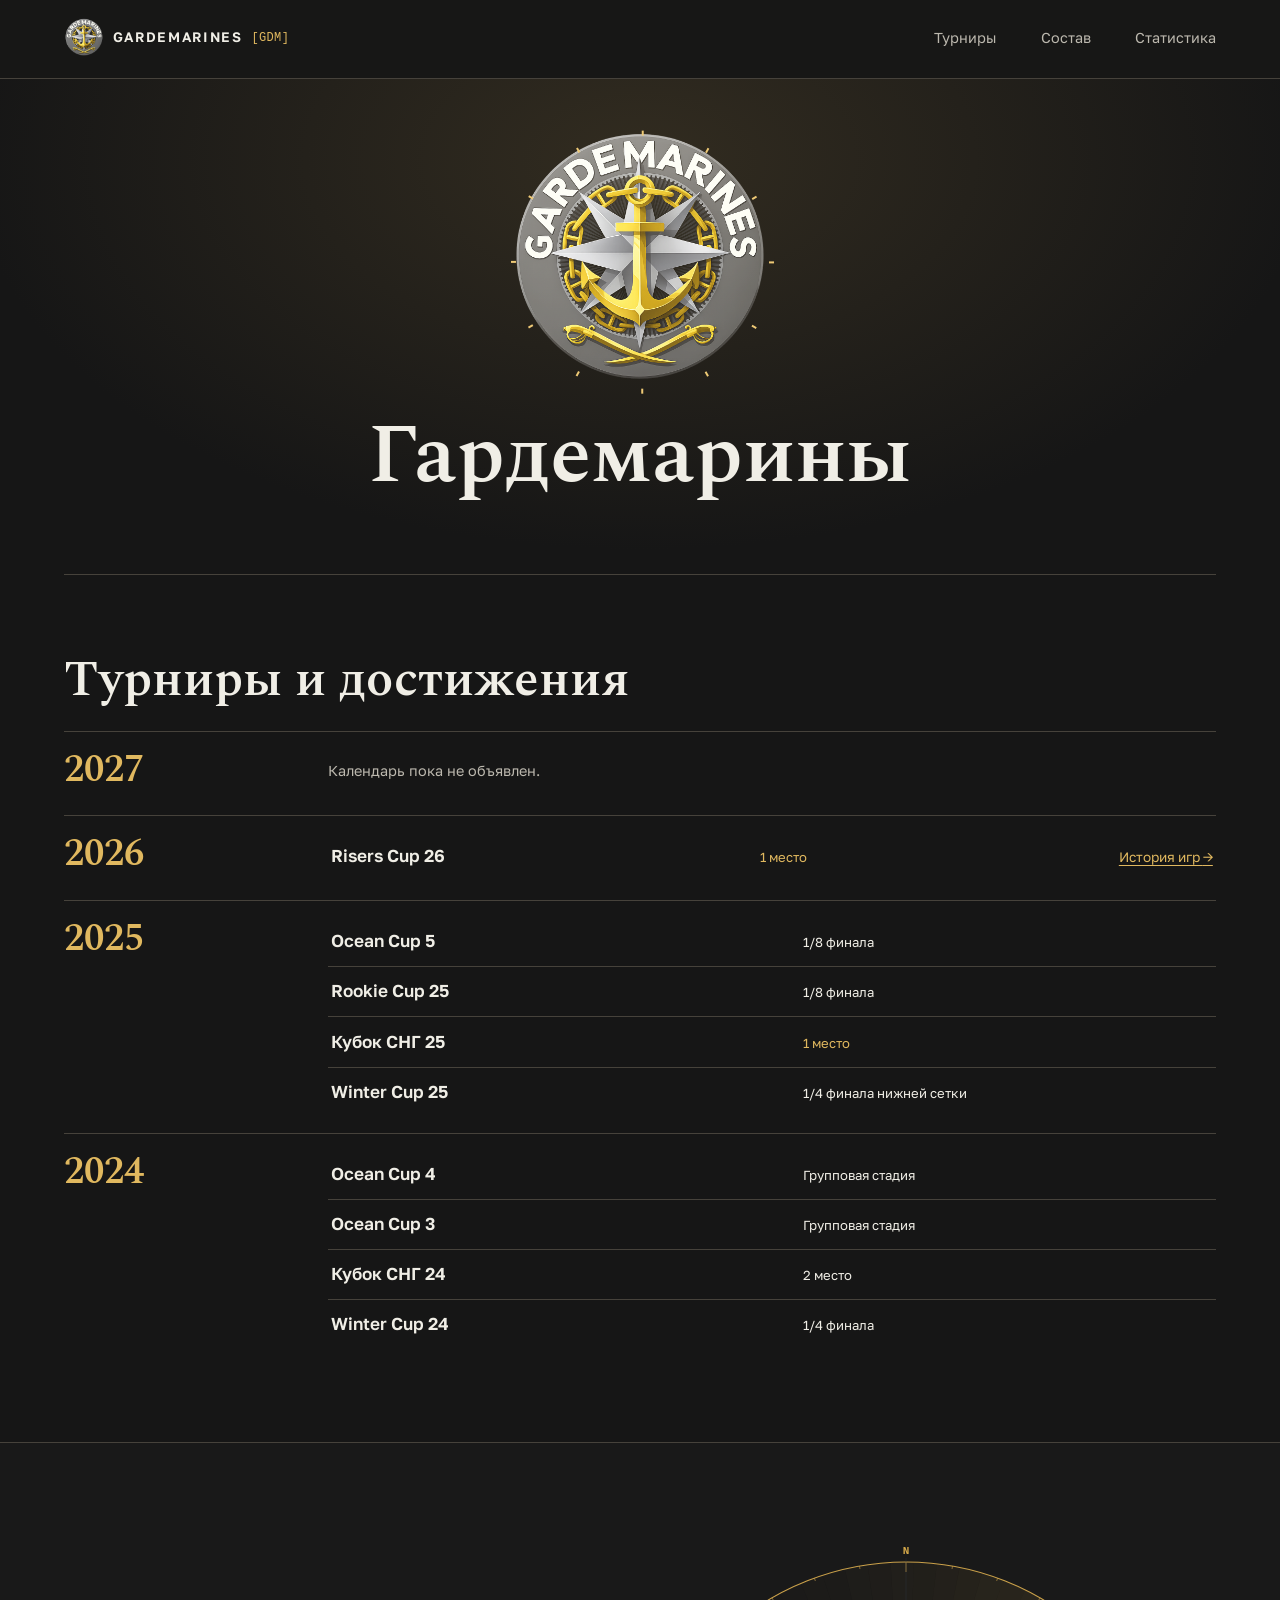
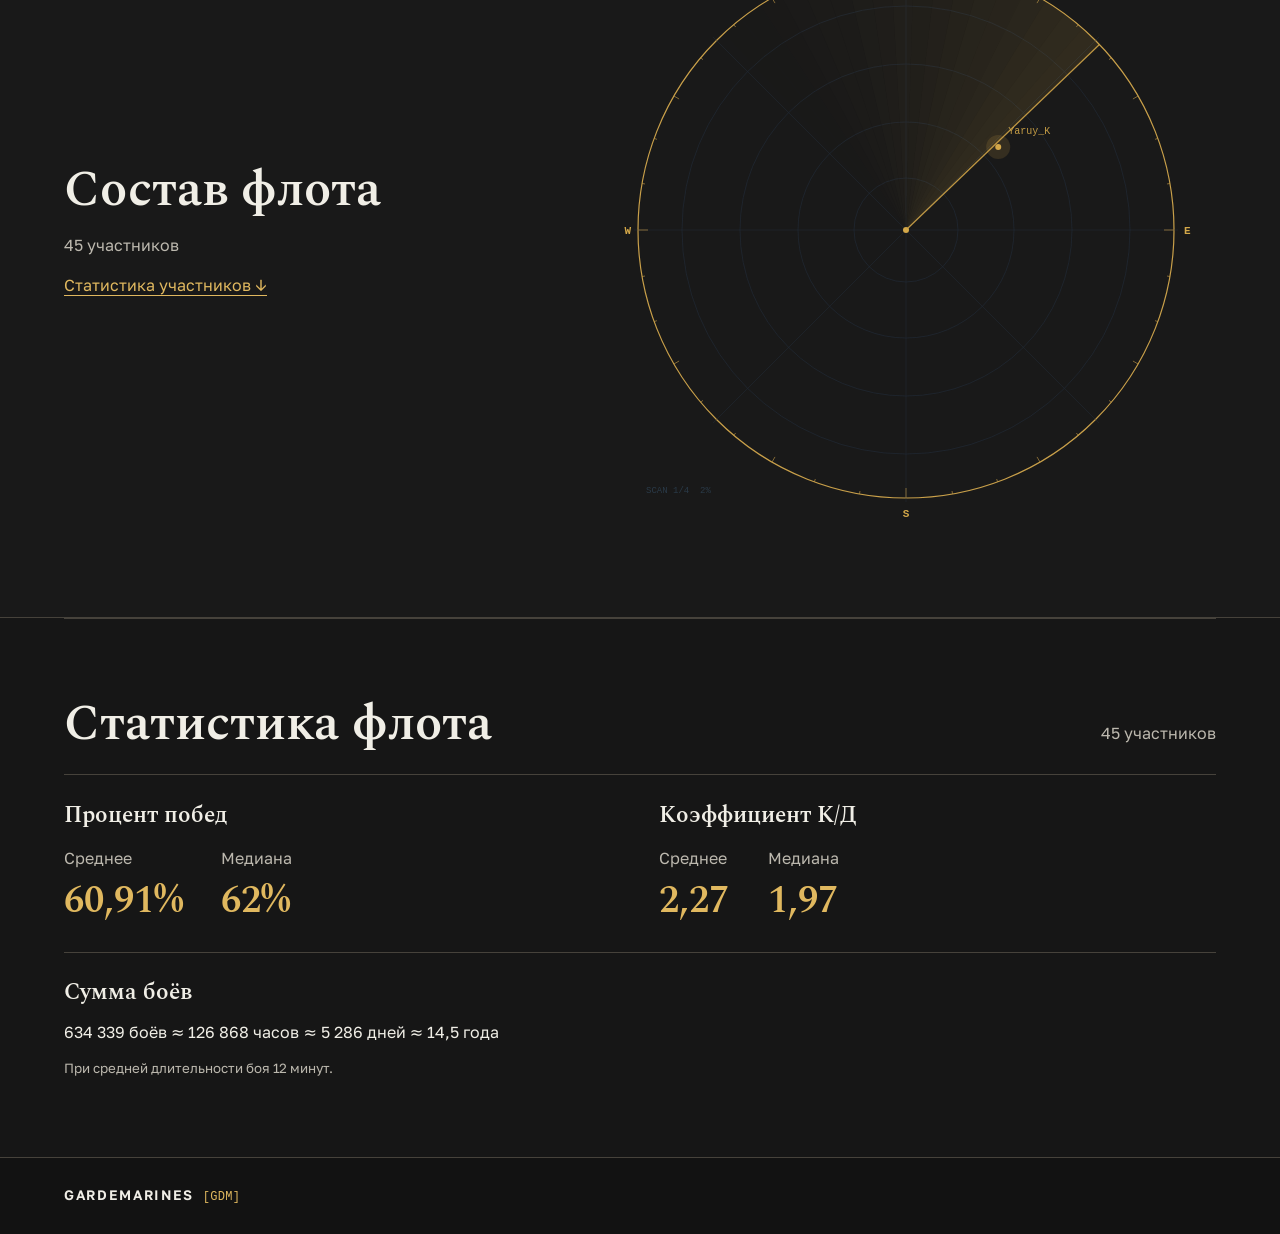
<file: index.html>
<!DOCTYPE html>
<html lang="ru">
<head>
  <meta charset="UTF-8">
  <meta name="viewport" content="width=device-width, initial-scale=1">
  <meta name="theme-color" content="#161616">
  <title>Гардемарины [GDM]</title>
  <meta name="description" content="Турниры, достижения, состав и статистика флота «Гардемарины».">
  <meta property="og:type" content="website">
  <meta property="og:title" content="Гардемарины [GDM]">
  <meta property="og:description" content="Турниры, достижения, состав и статистика флота «Гардемарины».">
  <meta property="og:image" content="https://gardemarines.ru/logo.png">
  <link rel="canonical" href="https://gardemarines.ru/">
  <link rel="icon" type="image/png" href="logo.png">
  <link rel="stylesheet" href="site.css">
<meta name="google-site-verification" content="google298b3a4774992c99">
<meta name="yandex-verification" content="8a59f5874d14fa97">
</head>
<body class="fleet-site">
<a class="skip-link" href="#main">К содержанию</a>
<header class="masthead"><div class="page-width masthead-inner">
  <a class="wordmark" href="index.html"><img src="logo.png" width="40" height="40" alt=""><strong>GARDEMARINES</strong><span>[GDM]</span></a>
  <nav aria-label="Разделы сайта"><a href="index.html#tournaments">Турниры</a><a href="index.html#roster">Состав</a><a href="index.html#statistics">Статистика</a></nav>
</div></header>
<main id="main">
<section class="opening page-width" aria-labelledby="site-title">
  <div class="opening-copy">
    <img class="club-crest" src="logo.png" alt="Эмблема флота Гардемарины">

    <h1 id="site-title">Гардемарины</h1>


  </div>

</section>
<section class="page-width content-section" id="tournaments" aria-labelledby="tournaments-title">
  <div class="section-head"><h2 id="tournaments-title">Турниры и достижения</h2></div>
  <div class="yearbook"><section id="season"><h3>2027</h3><p class="season-status">Календарь пока не объявлен.</p></section><section><h3>2026</h3><ul class="results"><li><a class="result-row" href="archive.html#risers-cup-26"><strong>Risers Cup 26</strong><span class="result-win">1 место</span><span class="history-link">История игр <span aria-hidden="true">→</span></span></a></li></ul></section>
<section><h3>2025</h3><ul class="results"><li><div class="result-row"><strong>Ocean Cup 5</strong><span class="result-place">1/8 финала</span></div></li>
<li><div class="result-row"><strong>Rookie Cup 25</strong><span class="result-place">1/8 финала</span></div></li>
<li><div class="result-row"><strong>Кубок СНГ 25</strong><span class="result-win">1 место</span></div></li>
<li><div class="result-row"><strong>Winter Cup 25</strong><span class="result-place">1/4 финала нижней сетки</span></div></li></ul></section>
<section><h3>2024</h3><ul class="results"><li><div class="result-row"><strong>Ocean Cup 4</strong><span class="result-place">Групповая стадия</span></div></li>
<li><div class="result-row"><strong>Ocean Cup 3</strong><span class="result-place">Групповая стадия</span></div></li>
<li><div class="result-row"><strong>Кубок СНГ 24</strong><span class="result-place">2 место</span></div></li>
<li><div class="result-row"><strong>Winter Cup 24</strong><span class="result-place">1/4 финала</span></div></li></ul></section></div>
</section>
<section class="content-section roster-section" id="roster" aria-labelledby="roster-title"><div class="page-width roster-layout">
  <div class="roster-copy"><h2 id="roster-title">Состав флота</h2><p>45 участников</p><a class="text-link" href="#statistics">Статистика участников <span aria-hidden="true">↓</span></a></div>
  <canvas id="radarCanvas" width="620" height="620" role="img" aria-label="Радар состава флота">Состав флота.</canvas>
</div></section>
<section class="page-width content-section" id="statistics" aria-labelledby="statistics-title">
  <div class="section-head"><h2 id="statistics-title">Статистика флота</h2><p>45 участников</p></div>
  <div class="fleet-metrics">
    <section><h3>Процент побед</h3><dl><div><dt>Среднее</dt><dd>60,91%</dd></div><div><dt>Медиана</dt><dd>62%</dd></div></dl></section>
    <section><h3>Коэффициент К/Д</h3><dl><div><dt>Среднее</dt><dd>2,27</dd></div><div><dt>Медиана</dt><dd>1,97</dd></div></dl></section>
  </div>
  <div class="battle-time"><h3>Сумма боёв</h3><p><span>634 339 боёв</span> <span>≈ 126 868 часов</span> <span>≈ 5 286 дней</span> <span>≈ 14,5 года</span></p><small>При средней длительности боя 12 минут.</small></div>
</section>
</main>
<footer class="site-footer"><div class="page-width footer-inner"><a class="wordmark" href="index.html"><strong>GARDEMARINES</strong><span>[GDM]</span></a></div></footer>
<script>
  (function(){
    const cv = document.getElementById('radarCanvas');
    if(!cv) return;
    const ctx = cv.getContext('2d');
    const W=620, CX=310, CY=310, RMAX=268, TAU=Math.PI*2, SPEED=0.0028;

    const TIER_R={cmd:130, off:130, grd:130, cdt:130, all:130};

    const PLAYERS=[
      {nick:'egorkochman', tier:'all'},
      {nick:'MaloyGnoy', tier:'all'},
      {nick:'Leps_on_TV', tier:'all'},
      {nick:'gggk303', tier:'all'},
      {nick:'Alex_DeviL777', tier:'all'},
      {nick:'Wit163rus', tier:'all'},
      {nick:'Yaruy_K', tier:'all'},
      {nick:'PoznyakAlexDi', tier:'all'},
      {nick:'Tima-ma', tier:'all'},
      {nick:'Roman_WOW_', tier:'all'},
      {nick:'Checkmatic', tier:'all'},
      {nick:'mcbay1988', tier:'all'},
      {nick:'Alexander-VIII', tier:'all'},
      {nick:'CEPbIU_76', tier:'all'},
      {nick:'Evgeniy_Ivshin', tier:'all'},
      {nick:'Alex_Messer', tier:'all'},
      {nick:'Prado_VOD', tier:'all'},
      {nick:'Naikon71', tier:'all'},
      {nick:'F0K1CH', tier:'all'},
      {nick:'Super-zverugin', tier:'all'},
      {nick:'BaLTaZaR014', tier:'all'},
      {nick:'ZEMJI9IHUH', tier:'all'},
      {nick:'komawars', tier:'all'},
      {nick:'dimonlamo', tier:'all'},
      {nick:'RoskeA-RoBBi', tier:'all'},
      {nick:'isaev_denis', tier:'all'},
      {nick:'Dennazzz', tier:'all'},
      {nick:'Intrepids7', tier:'all'},
      {nick:'FenomenRostov', tier:'all'},
      {nick:'BursAssassin', tier:'all'},
      {nick:'ChestorQQ_RU', tier:'all'},
      {nick:'T_o_t_t_i_8', tier:'all'},
      {nick:'GOLDBERG475', tier:'all'},
      {nick:'devasator91', tier:'all'},
      {nick:'lucky292pear', tier:'all'},
      {nick:'OziBlitz', tier:'all'},
      {nick:'Artemius_od', tier:'all'},
      {nick:'aleksey_449', tier:'all'},
      {nick:'vladimir_chevere', tier:'all'},
      {nick:'sagoyakov_roman-', tier:'all', labelOffsetX:10},
      {nick:'lll_QuaZar_lll', tier:'all'},
      {nick:'Ch3ckm4t1c', tier:'all'},
      {nick:'DENis3040', tier:'all'},
      {nick:'Redvoin RF', tier:'all'},
      {nick:'SharOn_RU', tier:'all'}
    ];

    function norm(a){let x=a%TAU;return x<0?x+TAU:x;}

    const dots=[];
    const n=PLAYERS.length;
    const r0=124, r1=176;
    const n0=Math.ceil(n/2), n1=Math.floor(n/2);

    // Сначала раскладываем все точки по углу на одном виртуальном кольце,
    // затем чётные/нечётные разводим на r0/r1.
    // Так угловые позиции строго чередуются и группы тоже строго чередуются.
    PLAYERS.forEach((p,idx)=>{
      const inner=(idx%2===0);
      const r=inner?r0:r1;
      // Все 45 точек равномерно по углу не парами, а одной лентой
      const ang=norm(-Math.PI/2 + (idx/n)*TAU);
      const rv=r+(Math.random()-0.5)*5;
      dots[idx]={
        x:CX+rv*Math.cos(ang), y:CY+rv*Math.sin(ang),
        angle:ang, nick:p.nick, tier:'all', labelOffsetX:p.labelOffsetX ?? 0,
        bright:0, revealed:false,
        group:idx%3,
      };
    });

    // Ручные корректировки позиций
    dots.forEach(d=>{
      if(d.nick==='egorkochman'){
        const ang=d.angle+0.14;
        const r=90;
        d.x=CX+r*Math.cos(ang); d.y=CY+r*Math.sin(ang);
        d.angle=ang;
      }
      if(d.nick==='Wit163rus'){
        const ang=d.angle+0.42;
        const r=Math.hypot(d.x-CX, d.y-CY);
        d.x=CX+r*Math.cos(ang); d.y=CY+r*Math.sin(ang);
        d.angle=ang;
      }
      if(d.nick==='RoskeA-RoBBi'){
        // чуть центрее уменьшаем радиус
        const ang=d.angle;
        const r=105;
        d.x=CX+r*Math.cos(ang); d.y=CY+r*Math.sin(ang);
      }
      if(d.nick==='Wit163rus'){
        const ang=d.angle;
        const r=200;
        d.x=CX+r*Math.cos(ang); d.y=CY+r*Math.sin(ang);
        d.group=1;
      }
      if(d.nick==='Mrwhitevoron'){
        const ang=d.angle+0.18;
        const r=Math.hypot(d.x-CX, d.y-CY);
        d.x=CX+r*Math.cos(ang); d.y=CY+r*Math.sin(ang);
        d.angle=ang;
      }
      if(d.nick==='BaLTaZaR014'){
        const ang=d.angle+0.16;
        const r=Math.hypot(d.x-CX, d.y-CY);
        d.x=CX+r*Math.cos(ang); d.y=CY+r*Math.sin(ang);
        d.angle=ang;
      }
    });
    function nickPos(d){
      const NW=d.nick.length*6.2;
      const PAD=30;
      const qx=d.x>CX?1:-1;
      const qy=d.y>CY?1:-1;
      let tx=d.x+qx*10+d.labelOffsetX;
      let ty=d.y+qy*13;
      const anchor=qx>0?'left':'right';
      if(anchor==='left'){ if(tx+NW>W-PAD) tx=W-PAD-NW; }
      else               { if(tx-NW<PAD)   tx=PAD+NW;   }
      ty=Math.max(PAD+10, Math.min(W-PAD, ty));
      return{tx,ty,anchor};
    }

    let sweep=norm(-Math.PI/2+0.7), totalAngle=0;
    const TOTAL=4;

    function reset(){
      totalAngle=0; sweep=norm(-Math.PI/2+0.7);
      dots.forEach(d=>{d.bright=0;d.revealed=false;});
    }

    function drawBg(){
      ctx.clearRect(0,0,W,W);
      [52,108,166,224,268].forEach((r,i)=>{
        ctx.beginPath();ctx.arc(CX,CY,r,0,TAU);
        ctx.strokeStyle=i===4?'#c9a04a':'#243040';
        ctx.lineWidth=i===4?1.2:0.5;ctx.stroke();
      });
      [[CX-272,CY,CX+272,CY],[CX,CY-272,CX,CY+272],
       [CX-193,CY-193,CX+193,CY+193],[CX+193,CY-193,CX-193,CY+193]
      ].forEach(([x1,y1,x2,y2])=>{
        ctx.beginPath();ctx.moveTo(x1,y1);ctx.lineTo(x2,y2);
        ctx.strokeStyle='#243040';ctx.lineWidth=0.4;ctx.stroke();
      });
      for(let i=0;i<36;i++){
        const a=(i/36)*TAU, len=i%9===0?10:i%3===0?6:3;
        ctx.beginPath();
        ctx.moveTo(CX+Math.cos(a)*268,CY+Math.sin(a)*268);
        ctx.lineTo(CX+Math.cos(a)*(268-len),CY+Math.sin(a)*(268-len));
        ctx.strokeStyle='#c9a04a';ctx.lineWidth=0.6;ctx.stroke();
      }
      ctx.font='bold 11px monospace';ctx.fillStyle='#d4a849';
      ctx.textAlign='center';ctx.fillText('N',CX,CY-276);ctx.fillText('S',CX,CY+287);
      ctx.textAlign='left'; ctx.fillText('E',CX+278,CY+4);
      ctx.textAlign='right';ctx.fillText('W',CX-275,CY+4);
      ctx.beginPath();ctx.arc(CX,CY,3,0,TAU);ctx.fillStyle='#d4a849';ctx.fill();

      const pass=Math.floor(totalAngle/TAU)+1;
      const pct=Math.min(100,Math.round(((totalAngle%TAU)/TAU)*100));
      ctx.font='9px monospace';ctx.fillStyle='#2a3a48';ctx.textAlign='left';
      ctx.fillText('SCAN '+Math.min(pass,TOTAL)+'/'+TOTAL+'  '+pct+'%',CX-260,CY+263);
    }

    function drawSweep(){
      const TRAIL=Math.PI*0.55, STEPS=20;
      for(let i=0;i<STEPS;i++){
        const a0=sweep-TRAIL*(1-i/STEPS);
        const a1=sweep-TRAIL*(1-(i+1)/STEPS);
        const t=(i+1)/STEPS;
        ctx.save();ctx.beginPath();ctx.moveTo(CX,CY);
        ctx.arc(CX,CY,RMAX,a0,a1);ctx.closePath();
        ctx.fillStyle='rgba(212,168,73,'+(t*t*0.13)+')';
        ctx.fill();ctx.restore();
      }
      ctx.beginPath();ctx.moveTo(CX,CY);
      ctx.lineTo(CX+Math.cos(sweep)*RMAX,CY+Math.sin(sweep)*RMAX);
      ctx.strokeStyle='rgba(212,168,73,0.88)';ctx.lineWidth=1.2;ctx.stroke();
    }

    function drawDots(){
      dots.forEach(d=>{
        if(d.bright<0.01)return;
        const a=d.bright;
        ctx.save();ctx.globalAlpha=a*0.15;
        ctx.beginPath();ctx.arc(d.x,d.y,12,0,TAU);
        ctx.fillStyle='#d4a849';ctx.fill();ctx.restore();
        ctx.save();ctx.globalAlpha=a;
        ctx.beginPath();ctx.arc(d.x,d.y,3,0,TAU);
        ctx.fillStyle='#d4a849';ctx.fill();ctx.restore();
        if(a<0.08)return;
        const {tx,ty,anchor}=nickPos(d);
        ctx.save();ctx.globalAlpha=a*0.92;
        ctx.font='10px monospace';ctx.fillStyle='#d4a849';
        ctx.textAlign=anchor;ctx.fillText(d.nick,tx,ty);
        ctx.restore();
      });
    }

    function frame(){
      sweep=norm(sweep+SPEED);
      totalAngle+=SPEED;
      if(totalAngle>=TAU*TOTAL+0.01){reset();return requestAnimationFrame(frame);}

      const passes=totalAngle/TAU;
      dots.forEach(d=>{
        const lo=d.group, hi=d.group+1;
        const canReveal=passes>=lo&&passes<hi;
        const diff=norm(d.angle-sweep);
        const onBeam=diff<0.07||diff>TAU-0.015;

        if(onBeam&&canReveal&&!d.revealed){ d.revealed=true; }

        if(d.revealed){
          if(onBeam&&canReveal) d.bright=Math.min(1,d.bright+0.08);
          else                  d.bright=Math.max(0,d.bright-0.0008);
        }
      });

      drawBg();drawSweep();drawDots();
      requestAnimationFrame(frame);
    }

    // запускаем только когда секция попадает в viewport
    const radarObs=new IntersectionObserver(entries=>{
      if(entries[0].isIntersecting){ radarObs.disconnect(); frame(); }
    },{threshold:0.2});
    radarObs.observe(cv);
  })();
</script>
<script>
  const sectionLinks = Array.from(document.querySelectorAll('.masthead nav a'));
  const sections = sectionLinks.map(link => document.querySelector(link.hash));
  const header = document.querySelector('.masthead');
  function updateNavigation() {
    const line = header.offsetHeight + 48;
    let current = null;
    for (const section of sections) {
      if (section.getBoundingClientRect().top <= line) current = section;
    }
    if (window.scrollY + innerHeight >= document.documentElement.scrollHeight - 2) current = sections.at(-1);
    sectionLinks.forEach((link, index) => {
      if (sections[index] === current) link.setAttribute('aria-current', 'location');
      else link.removeAttribute('aria-current');
    });
    const range = document.documentElement.scrollHeight - innerHeight;
    header.style.setProperty('--progress', range > 0 ? Math.min(1, scrollY / range) : 0);
  }
  addEventListener('scroll', updateNavigation, {passive:true});
  addEventListener('resize', updateNavigation);
  addEventListener('load', updateNavigation);
  updateNavigation();
</script>
<script>
  // Gold compass marks move from the crest to the season marker.
  const crest = document.querySelector('.club-crest');
  const season = document.querySelector('#season h3');
  const motionSetting = matchMedia('(prefers-reduced-motion: reduce)');
  const trail = document.createElement('div');
  trail.className = 'compass-trail';
  trail.setAttribute('aria-hidden', 'true');
  document.body.append(trail);
  const marks = Array.from({ length: 12 }, () => trail.appendChild(document.createElement('i')));
  function drawTrail() {
    const from = crest.getBoundingClientRect();
    const to = season.getBoundingClientRect();
    const progress = Math.min(1, Math.max(0, scrollY / Math.max(1, to.top + scrollY - innerHeight * .38)));
    trail.hidden = motionSetting.matches || to.bottom < 0 || from.width === 0;
    if (trail.hidden) return;
    const t = progress * progress * (3 - 2 * progress);
    marks.forEach((mark, i) => {
      const angle = i * Math.PI / 6;
      const sx = from.left + from.width * (.5 + .48 * Math.cos(angle));
      const sy = from.top + from.height * (.5 + .48 * Math.sin(angle));
      const x = sx + (to.left - 8 - sx) * t;
      const y = sy + (to.top + 3 + i * 2.6 - sy) * t;
      mark.style.transform = 'translate(' + x + 'px,' + y + 'px) rotate(' + (angle * (1 - t) + Math.PI / 2 * t) + 'rad)';
    });
  }
  let pending = false;
  function queueTrail() {
    if (pending) return;
    pending = true;
    requestAnimationFrame(() => { pending = false; drawTrail(); });
  }
  addEventListener('scroll', queueTrail, {passive:true});
  addEventListener('resize', queueTrail);
  addEventListener('load', queueTrail);
  motionSetting.addEventListener('change', queueTrail);
  document.fonts.ready.then(queueTrail);
  queueTrail();
</script>
</body>
</html>
</file>
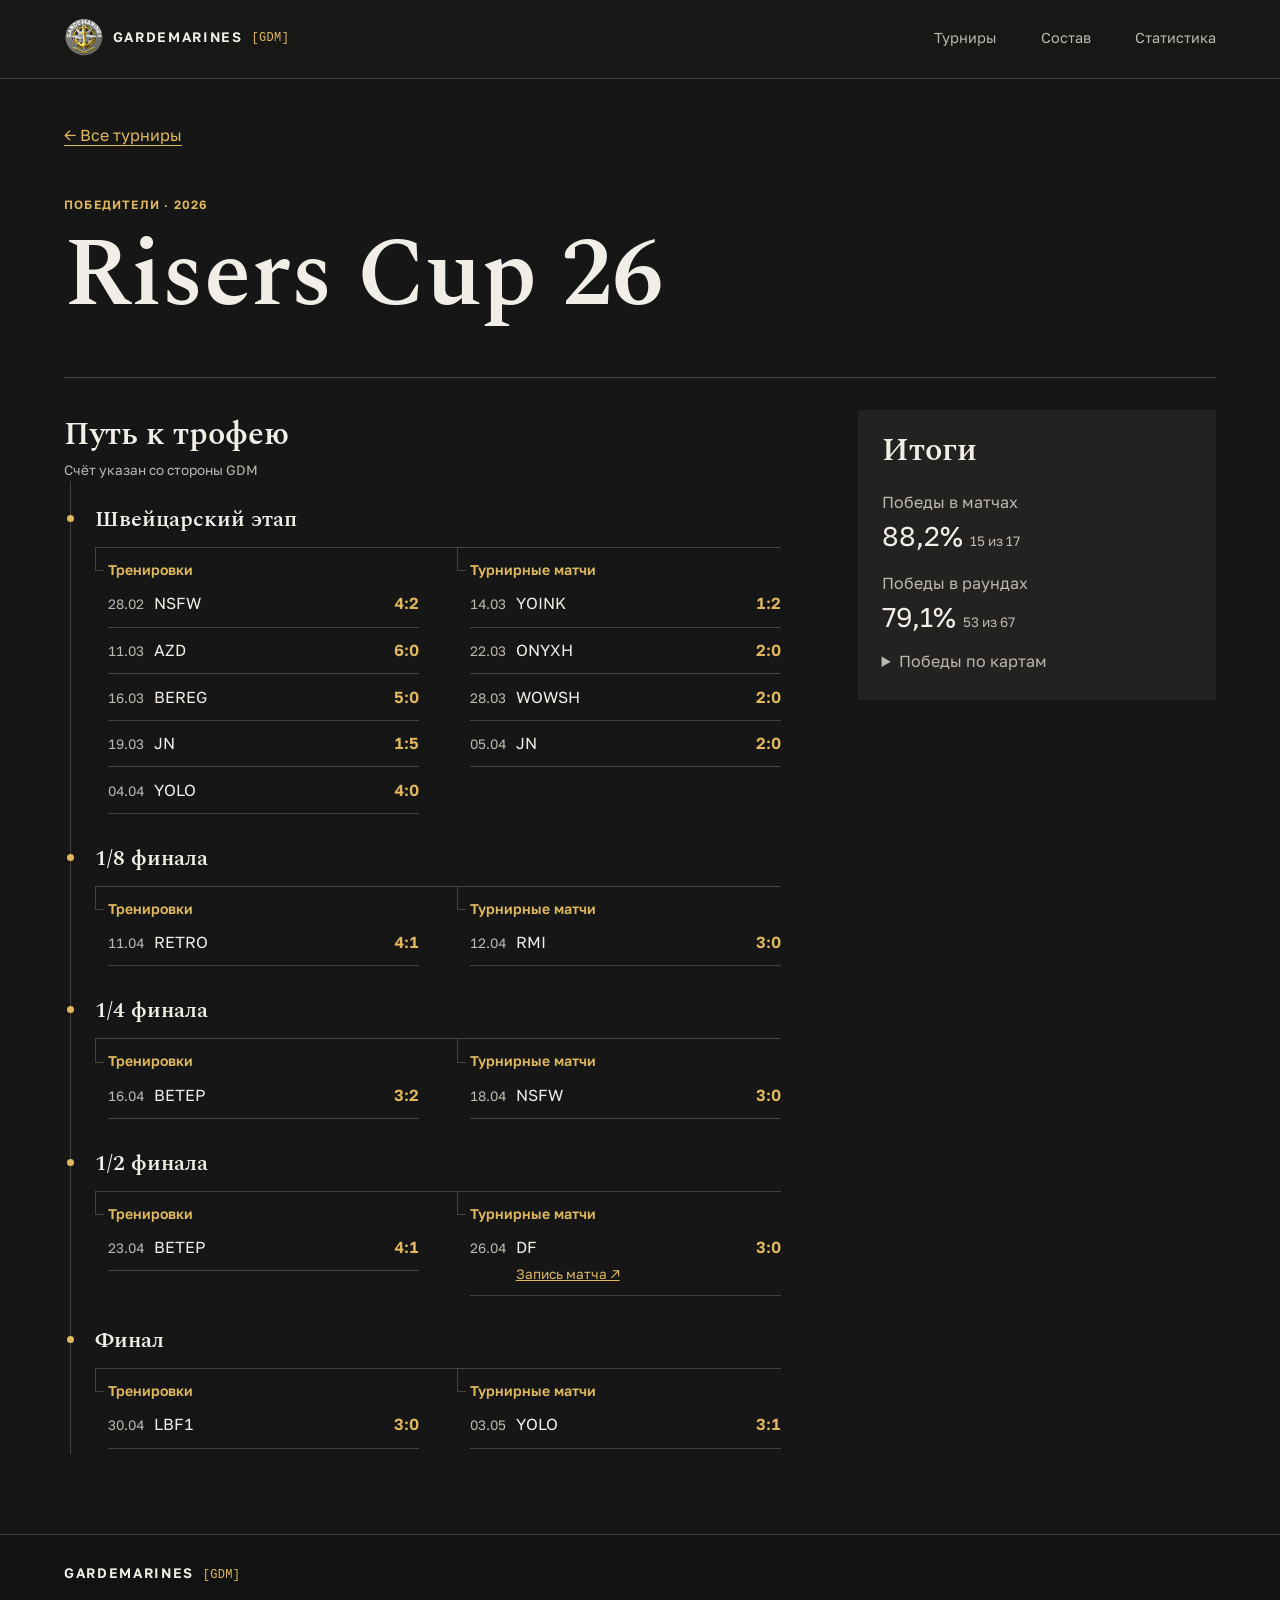
<file: archive.html>
<!DOCTYPE html>
<html lang="ru">
<head>
  <meta charset="UTF-8">
  <meta name="viewport" content="width=device-width, initial-scale=1">
  <meta name="theme-color" content="#161616">
  <title>Турниры | Гардемарины [GDM]</title>
  <meta name="description" content="Подробности турниров флота «Гардемарины» за 2024-2026 годы.">
  <meta property="og:type" content="website">
  <meta property="og:title" content="Турниры | Гардемарины [GDM]">
  <meta property="og:description" content="Подробности турниров флота «Гардемарины» за 2024-2026 годы.">
  <meta property="og:image" content="https://gardemarines.ru/logo.png">
  <link rel="canonical" href="https://gardemarines.ru/archive.html">
  <link rel="icon" type="image/png" href="logo.png">
  <link rel="stylesheet" href="site.css">
</head>
<body class="fleet-site">
<a class="skip-link" href="#main">К содержанию</a>
<header class="masthead"><div class="page-width masthead-inner">
  <a class="wordmark" href="index.html"><img src="logo.png" width="40" height="40" alt=""><strong>GARDEMARINES</strong><span>[GDM]</span></a>
  <nav aria-label="Разделы сайта"><a href="index.html#tournaments">Турниры</a><a href="index.html#roster">Состав</a><a href="index.html#statistics">Статистика</a></nav>
</div></header>
<main class="page-width tournament-detail" id="main">
<a class="text-link back-link" href="index.html#tournaments">← Все турниры</a>
<div class="event-pages">
<article class="event-page" id="risers-cup-26">
  <header class="cup-heading"><p class="eyebrow">Победители · 2026</p><h1>Risers Cup 26</h1></header>
<div class="cup-layout"><div class="cup-road"><h2>Путь к трофею</h2><p class="score-key">Счёт указан со стороны GDM</p><section class="cup-stage"><h3>Швейцарский этап</h3><div class="stage-fork"><div><h4>Тренировки</h4><ul class="match-lines"><li><time>28.02</time><span>NSFW</span><strong aria-label="Счёт GDM">4:2</strong></li>
<li><time>11.03</time><span>AZD</span><strong aria-label="Счёт GDM">6:0</strong></li>
<li><time>16.03</time><span>BEREG</span><strong aria-label="Счёт GDM">5:0</strong></li>
<li><time>19.03</time><span>JN</span><strong aria-label="Счёт GDM">1:5</strong></li>
<li><time>04.04</time><span>YOLO</span><strong aria-label="Счёт GDM">4:0</strong></li></ul></div><div><h4>Турнирные матчи</h4><ul class="match-lines"><li><time>14.03</time><span>YOINK</span><strong aria-label="Счёт GDM">1:2</strong></li>
<li><time>22.03</time><span>ONYXH</span><strong aria-label="Счёт GDM">2:0</strong></li>
<li><time>28.03</time><span>WOWSH</span><strong aria-label="Счёт GDM">2:0</strong></li>
<li><time>05.04</time><span>JN</span><strong aria-label="Счёт GDM">2:0</strong></li></ul></div></div></section>
<section class="cup-stage"><h3>1/8 финала</h3><div class="stage-fork"><div><h4>Тренировки</h4><ul class="match-lines"><li><time>11.04</time><span>RETRO</span><strong aria-label="Счёт GDM">4:1</strong></li></ul></div><div><h4>Турнирные матчи</h4><ul class="match-lines"><li><time>12.04</time><span>RMI</span><strong aria-label="Счёт GDM">3:0</strong></li></ul></div></div></section>
<section class="cup-stage"><h3>1/4 финала</h3><div class="stage-fork"><div><h4>Тренировки</h4><ul class="match-lines"><li><time>16.04</time><span>BETEP</span><strong aria-label="Счёт GDM">3:2</strong></li></ul></div><div><h4>Турнирные матчи</h4><ul class="match-lines"><li><time>18.04</time><span>NSFW</span><strong aria-label="Счёт GDM">3:0</strong></li></ul></div></div></section>
<section class="cup-stage"><h3>1/2 финала</h3><div class="stage-fork"><div><h4>Тренировки</h4><ul class="match-lines"><li><time>23.04</time><span>BETEP</span><strong aria-label="Счёт GDM">4:1</strong></li></ul></div><div><h4>Турнирные матчи</h4><ul class="match-lines"><li><time>26.04</time><span>DF</span><strong aria-label="Счёт GDM">3:0</strong><a class="record" href="https://www.youtube.com/live/Kc13V0z3BJg?si=7RxCL_5yIm86o_SL">Запись матча ↗</a></li></ul></div></div></section>
<section class="cup-stage"><h3>Финал</h3><div class="stage-fork"><div><h4>Тренировки</h4><ul class="match-lines"><li><time>30.04</time><span>LBF1</span><strong aria-label="Счёт GDM">3:0</strong></li></ul></div><div><h4>Турнирные матчи</h4><ul class="match-lines"><li><time>03.05</time><span>YOLO</span><strong aria-label="Счёт GDM">3:1</strong></li></ul></div></div></section></div>
<aside class="cup-summary"><h2>Итоги</h2><dl><dt>Победы в матчах</dt><dd>88,2% <small>15 из 17</small></dd><dt>Победы в раундах</dt><dd>79,1% <small>53 из 67</small></dd></dl><details><summary>Победы по картам</summary><ul><li>Ловушка <strong>100%</strong></li>
<li>Контрудар <strong>100%</strong></li>
<li>Спящий гигант <strong>88%</strong></li>
<li>Северные воды <strong>82%</strong></li>
<li>Линия разлома <strong>80%</strong></li>
<li>Горная цепь <strong>71%</strong></li>
<li>Два брата <strong>33%</strong></li></ul></details></aside></div>
</article>
<article class="event-page" id="ocean-cup-5">
  <p class="eyebrow">сентябрь 2025</p>
  <h1>Ocean Cup 5</h1>
  <dl class="event-result"><dt>Результат</dt><dd>1/8 финала</dd></dl>
  <p class="event-note">Играли сборной командой UGF</p>
  
</article>
<article class="event-page" id="rookie-cup-25">
  <p class="eyebrow">март 2025</p>
  <h1>Rookie Cup 25</h1>
  <dl class="event-result"><dt>Результат</dt><dd>1/8 финала</dd></dl>
  <p class="event-note">Играл второй состав GDM2</p>
  
</article>
<article class="event-page" id="cis-cup-25">
  <p class="eyebrow">февраль 2025</p>
  <h1>Кубок СНГ 25</h1>
  <dl class="event-result"><dt>Результат</dt><dd>1 место</dd></dl>
  
  
</article>
<article class="event-page" id="winter-cup-25">
  <p class="eyebrow">январь 2025</p>
  <h1>Winter Cup 25</h1>
  <dl class="event-result"><dt>Результат</dt><dd>1/4 финала нижней сетки</dd></dl>
  
  
</article>
<article class="event-page" id="ocean-cup-4">
  <p class="eyebrow">сентябрь 2024</p>
  <h1>Ocean Cup 4</h1>
  <dl class="event-result"><dt>Результат</dt><dd>Групповая стадия</dd></dl>
  
  
</article>
<article class="event-page" id="ocean-cup-3">
  <p class="eyebrow">апрель 2024</p>
  <h1>Ocean Cup 3</h1>
  <dl class="event-result"><dt>Результат</dt><dd>Групповая стадия</dd></dl>
  <p class="event-note">Выступало 2 состава</p>
  
</article>
<article class="event-page" id="cis-cup-24">
  <p class="eyebrow">февраль 2024</p>
  <h1>Кубок СНГ 24</h1>
  <dl class="event-result"><dt>Результат</dt><dd>2 место</dd></dl>
  
  
</article>
<article class="event-page" id="winter-cup-24">
  <p class="eyebrow">январь 2024</p>
  <h1>Winter Cup 24</h1>
  <dl class="event-result"><dt>Результат</dt><dd>1/4 финала</dd></dl>
  
  
</article>
</div>
</main>
<footer class="site-footer"><div class="page-width footer-inner"><a class="wordmark" href="index.html"><strong>GARDEMARINES</strong><span>[GDM]</span></a></div></footer>
</body>
</html>
</file>
<file: site.css>
:root {
    --steel-darkest: #141414;
    --steel-dark: #181818;
    --steel-mid: #242424;
    --steel-light: #303030;
    --steel-edge: #3d4651;
    --gold-shadow: #6e5420;
    --gold-base: #b8902f;
    --gold: #d4a849;
    --gold-bright: #f4d57a;
    --gold-shine: #fff2c4;
    --text: #e4e8ec;
    --text-dim: #8b97a3;
    --line: #3d392f;
    --content-width: 1100px;
  }

  * { margin: 0; padding: 0; box-sizing: border-box; }
  html { scroll-behavior: smooth; }

/* Fleet editorial layout */
.fleet-site {
  --paper: #f0eee6;
  --muted: #bcb8ae;
  --accent: #e0b85f;
  --rule: #46423b;
  --base: #161616;
  --panel: #232221;
  color: var(--paper);
  background: var(--base);
  font: 400 1rem/1.55 system-ui, sans-serif;
}
.fleet-site a:focus-visible { outline: 2px solid var(--accent); outline-offset: 4px; }
.fleet-site [id] { scroll-margin-top: 1.5rem; }
.page-width { width: min(100% - 3rem, 72rem); margin-inline: auto; }
.skip-link { position: absolute; left: 1rem; top: -6rem; z-index: 3; color: var(--base); background: var(--accent); padding: .6rem 1rem; }
.skip-link:focus { top: 1rem; }
.masthead { border-bottom: 1px solid var(--rule); }
.masthead-inner, .footer-inner { min-height: 4.75rem; display: flex; align-items: center; justify-content: space-between; gap: 1rem 2rem; }
.wordmark { color: inherit; display: inline-flex; align-items: baseline; gap: .55rem; text-decoration: none; letter-spacing: .12em; font-size: .86rem; white-space: nowrap; }
.wordmark span { color: var(--accent); font: .75rem ui-monospace, monospace; letter-spacing: .03em; }
.fleet-site .masthead nav { position: static; background: none; border: 0; padding: 0; backdrop-filter: none; display: flex; flex-wrap: wrap; gap: .5rem clamp(1rem, 4vw, 2.75rem); }
.masthead nav a { color: var(--muted); font-size: .9rem; text-decoration: none; }
.masthead nav a:hover, .masthead nav a:focus-visible { color: var(--paper); text-decoration: underline; text-underline-offset: .3em; }
.opening { display: grid; grid-template-columns: minmax(0, 1fr) minmax(14rem, .38fr); align-items: end; gap: 2.5rem; padding-block: clamp(3.2rem, 10vw, 8rem) clamp(2.75rem, 7vw, 5.25rem); }
.eyebrow { color: var(--accent); font-size: .75rem; font-weight: 600; letter-spacing: .1em; text-transform: uppercase; }
.opening h1, .content-section h2, .event-page h1 { font-family: Georgia, 'Times New Roman', serif; font-weight: 400; letter-spacing: -.045em; line-height: 1.04; }
.opening h1 { font-size: clamp(2.8rem, 8.4vw, 7.3rem); margin-block: .45rem .8rem; }
.opening-message { color: var(--muted); font-size: clamp(1rem, 2vw, 1.2rem); }
.action { display: inline-flex; justify-content: space-between; align-items: center; gap: 1rem; color: #1d1a14; background: var(--accent); padding: .7rem 1rem; margin-top: 1.5rem; font-size: .9rem; font-weight: 650; text-decoration: none; }
.action:hover { background: #f2d7a2; }
.opening-result { border-left: 1px solid var(--rule); padding: .4rem 0 .4rem clamp(1rem, 4vw, 2.5rem); }
.winner-place { display: block; margin-block: .3rem .55rem; font: 400 clamp(2rem, 4.6vw, 3.65rem)/1.1 Georgia, serif; }
.text-link { color: var(--accent); text-decoration-thickness: 1px; text-underline-offset: .23em; }
.text-link:hover { color: var(--paper); }
.content-section { padding-block: clamp(2.7rem, 6vw, 5rem); }
#tournaments, #statistics { border-top: 1px solid var(--rule); }
.section-head { display: flex; justify-content: space-between; align-items: baseline; flex-wrap: wrap; gap: .45rem 1rem; margin-bottom: 1.4rem; }
.content-section h2 { font-size: clamp(2rem, 5.6vw, 4rem); }
.section-head > p, .current-season p, .result-date, .roster-copy p, .data-note { color: var(--muted); }
.current-season { display: flex; align-items: baseline; flex-wrap: wrap; gap: .25rem 1rem; padding: .85rem 0 1.2rem; }
.current-season strong { color: var(--accent); }
.results { list-style: none; border-top: 1px solid var(--rule); }
.result-row { display: grid; grid-template-columns: minmax(8rem, .6fr) minmax(0, 1fr) minmax(0, .85fr) auto; align-items: baseline; gap: .35rem 1rem; padding: .85rem .2rem; border-bottom: 1px solid var(--rule); color: var(--paper); text-decoration: none; transition: background .18s ease; }
.result-row:hover, .result-row:focus-visible { background: var(--panel); }
.result-row:hover strong, .result-row:focus-visible strong { text-decoration: underline; text-underline-offset: .25em; }
.result-date, .result-place, .result-win { font-size: .92rem; }
.result-win, .result-arrow { color: var(--accent); }
.roster-section { background: #191919; border-block: 1px solid var(--rule); }
.roster-layout { display: grid; grid-template-columns: minmax(12rem, .65fr) minmax(0, 1fr); align-items: center; gap: 1rem clamp(1rem, 6vw, 4.5rem); }
.roster-copy p { margin-block: .9rem 1rem; max-width: 26ch; }
.roster-layout #radarCanvas { display: block; width: 100%; max-width: 620px; height: auto; justify-self: end; }
.stats-layout { display: grid; grid-template-columns: minmax(0, 1.1fr) minmax(0, 1fr); gap: 2rem 3rem; border-block: 1px solid var(--rule); padding-block: 1.5rem; }
.stats-primary > p, .stats-secondary dt { color: var(--muted); }
.stats-primary > strong { display: block; margin-block: .35rem 1.25rem; font: 400 clamp(3.6rem, 10vw, 7rem)/1 Georgia, serif; color: var(--accent); font-variant-numeric: lining-nums tabular-nums; letter-spacing: -.05em; }
.stats-primary > strong span { font-size: .56em; padding-inline-start: .12em; }
.stats-secondary { display: flex; flex-wrap: wrap; gap: .65rem clamp(1rem, 4vw, 2.75rem); }
.stats-secondary dt { font-size: .83rem; }
.stats-secondary dd { font-weight: 600; font-size: 1.15rem; }
.distribution h3 { font-size: .95rem; font-weight: 650; margin-bottom: .85rem; }
.distribution ul { list-style: none; display: grid; gap: .45rem; }
.distribution li { display: grid; grid-template-columns: 6.5rem minmax(0, 1fr) 1.5rem; align-items: center; gap: .6rem; font-size: .82rem; font-variant-numeric: tabular-nums; }
.distribution li > strong { text-align: right; font-weight: 600; }
.bar-track { height: .35rem; background: var(--rule); }
.bar-track span { display: block; width: var(--bar); height: 100%; background: var(--accent); }
.data-note { margin-top: 1rem; font-size: .85rem; max-width: 75ch; }
.players { margin-top: 1.5rem; border-block: 1px solid var(--rule); }
.players summary { padding-block: .9rem; color: var(--accent); font-weight: 650; cursor: pointer; }
.players summary:focus-visible, .players-scroll:focus-visible { outline: 2px solid var(--accent); outline-offset: 3px; }
.players-scroll { overflow-x: auto; }
.players table { border-collapse: collapse; width: 100%; font-size: .875rem; font-variant-numeric: tabular-nums; }
.players th, .players td { padding: .45rem .75rem; text-align: right; border-top: 1px solid var(--rule); }
.players th:first-child { padding-left: 0; text-align: left; }
.players th { font-weight: 600; }
.players td { white-space: nowrap; }
.fleet-site .site-footer { background: #121212; border-top: 1px solid var(--rule); padding: 0; text-align: left; }
.footer-inner p { color: var(--muted); font-size: .85rem; }
.tournament-detail { padding-block: 2.75rem clamp(3rem, 7vw, 5rem); min-height: 66vh; }
.back-link { display: inline-block; margin-bottom: 2rem; }
.event-page { display: none; }
.event-page:target, .event-pages:not(:has(.event-page:target)) > :first-child { display: block; }
.event-page h1 { margin-block: .45rem 1rem; font-size: clamp(2.7rem, 8vw, 6rem); }
.event-result { border-top: 1px solid var(--rule); display: flex; flex-wrap: wrap; align-items: baseline; gap: .5rem 1.5rem; padding-top: .85rem; }
.event-result dt, .event-note { color: var(--muted); }
.event-result dd { font-weight: 600; }
.event-note { margin-top: .5rem; }
.fleet-site .archive-detail { padding-top: 2rem; padding-bottom: 0; text-align: center; }
#season { text-align: left; }
@media (max-width: 700px) {
  .page-width { width: calc(100% - 2rem); }
  .opening, .roster-layout, .stats-layout { grid-template-columns: minmax(0, 1fr); }
  .opening { gap: 1.7rem; }
  .opening-result { padding: .85rem 0 0; border-left: 0; border-top: 1px solid var(--rule); }
  .winner-place { display: inline-block; margin: .4rem .75rem 0 0; }
  .roster-layout #radarCanvas { justify-self: center; }
  .result-row { grid-template-columns: minmax(0, 1fr) minmax(0, .8fr) auto; }
  .result-date { grid-column: 1 / -1; font-size: .8rem; }
  .result-row strong, .result-row .result-place, .result-row .result-win { overflow-wrap: anywhere; }
}
@media (max-width: 520px) {
  .masthead-inner, .footer-inner { min-height: 0; padding-block: .85rem; flex-wrap: wrap; gap: .55rem 1rem; }
  .fleet-site .masthead nav { width: 100%; justify-content: space-between; }
  .players th, .players td { padding-inline: .4rem; font-size: .78rem; }
}
@media (prefers-reduced-motion: reduce) {
  html { scroll-behavior: auto; }
  .result-row { transition: none; }
}

/* Club crest and seasonal results */
.masthead .wordmark { align-items: center; }
.wordmark img, .club-crest { object-fit: contain; mix-blend-mode: screen; }
.opening { display: block; text-align: center; padding-block: clamp(1.5rem,4vw,3rem) clamp(2rem,5vw,4rem); }
.fleet-site:has(.opening) { background: radial-gradient(ellipse 48rem 28rem at 50% 10rem, #322c20 0%, transparent 87%), var(--base); }
.club-crest { display: block; width: clamp(10rem,21vw,17rem); height: auto; margin: 0 auto .8rem; }
.opening h1, .content-section h2, .event-page h1 { font-family: "Arial Narrow", "Segoe UI", sans-serif; font-weight: 800; letter-spacing: -.045em; }
.opening h1 { font-size: clamp(2.5rem,6.6vw,5.25rem); margin-block: .2rem .45rem; }
.opening .eyebrow { letter-spacing: .16em; font-size: .69rem; }
.content-section h2 { font-size: clamp(1.85rem,4.5vw,3.15rem); }
.yearbook { display: grid; grid-template-columns: repeat(3,minmax(0,1fr)); gap: clamp(1.25rem,3vw,3rem); }
.yearbook h3 { font: italic 700 clamp(2rem,3vw,3rem)/1.2 Georgia, serif; color: var(--accent); margin-bottom: .55rem; }
.yearbook .result-row { grid-template-columns: 1fr auto; gap: .12rem .5rem; padding-block: .7rem; }
.yearbook .result-date { font-size: .78rem; grid-column: 1; }
.yearbook .result-row strong { grid-column: 1; font-size: 1.08rem; }
.yearbook .result-place, .yearbook .result-win { grid-column: 1; font-size: .82rem; }
.yearbook .result-arrow { grid-column: 2; grid-row: 2; }
.calculation { margin-top: .8rem; font-size: .84rem; color: var(--muted); }
.calculation summary { cursor:pointer; }
@media(max-width:700px) {
  .yearbook { grid-template-columns: 1fr; }
  .yearbook > section { display:grid; grid-template-columns: 4.1rem minmax(0,1fr); gap:.8rem; }
  .yearbook h3 { font-size:1.65rem; }
  .masthead-inner { justify-content:center; }
  .club-crest { width: min(11rem,49vw); }
}

@font-face { font-family: 'Golos Text'; src: url('fonts/golos-text-var.woff2') format('woff2'); font-weight: 400 600; font-display: swap; }
@font-face { font-family: 'Spectral'; src: url('fonts/spectral-600.woff2') format('woff2'); font-weight: 600; font-display: swap; }
.fleet-site { font-family: 'Golos Text', system-ui, sans-serif; }
.opening h1, .content-section h2, .event-page h1, .yearbook h3 { font-family: 'Spectral', Georgia, serif; font-style: normal; font-weight: 600; letter-spacing: 0; line-height: 1.12; }
.masthead { position: sticky; top: 0; z-index: 10; background: #171716; }
.masthead::after { content: ''; display: block; height: 2px; background: var(--accent); transform: scaleX(var(--progress, 0)); transform-origin: left; }
.masthead nav a[aria-current] { color: var(--accent); text-decoration: underline; text-underline-offset: .35em; }
.fleet-site [id] { scroll-margin-top: 6.75rem; }
.yearbook { grid-template-columns: repeat(4,minmax(0,1fr)); }
.season-status { border-top: 1px solid var(--rule); padding-block: .75rem; color: var(--muted); font-size: .9rem; }
div.result-row:hover { background: none; }
div.result-row:hover strong { text-decoration: none; }
@media(max-width:950px) { .yearbook { grid-template-columns: repeat(2,minmax(0,1fr)); } }
@media(max-width:700px) { .yearbook { grid-template-columns: 1fr; } .opening h1 { font-size: clamp(2.15rem,8vw,3.5rem); } }

.yearbook { display:block; }
.yearbook > section { display:grid; grid-template-columns: minmax(5rem,.27fr) 1fr; align-items:start; gap:1.5rem; border-top:1px solid var(--rule); padding-block:1rem; }
.yearbook .results,.yearbook .season-status { border:0; }
.yearbook .result-row { display:grid; grid-template-columns:minmax(0,1.2fr) minmax(0,1fr) 1rem; align-items:baseline; }
.yearbook .result-row strong,.yearbook .result-place,.yearbook .result-win,.yearbook .result-arrow { grid-column:auto; grid-row:auto; }
.yearbook li:last-child .result-row { border:0; }
.cup-heading { padding:1rem 0 2rem; border-bottom:1px solid var(--rule); }
.cup-layout { display:grid; grid-template-columns:minmax(0,2fr) minmax(15rem,1fr); gap:clamp(1.5rem,6vw,5rem); padding-top:2rem; }
.cup-layout h2,.cup-stage h3 { font-family:Spectral,Georgia,serif; font-weight:600; }
.cup-layout h2 { font-size:2rem; }
.score-key,.match-lines time,.cup-summary small { color:var(--muted); font-size:.85rem; }
.cup-stage { position:relative; margin-left:.4rem; border-left:1px solid var(--rule); padding:1.4rem 0 .35rem 1.5rem; }
.cup-stage::before { content:''; position:absolute; left:-4px; top:2.15rem; width:7px; height:7px; border-radius:50%; background:var(--accent); }
.cup-stage h3 { font-size:1.35rem; }
.match-lines,.cup-summary ul { list-style:none; }
.match-lines li { display:grid; grid-template-columns:4rem 1fr auto; align-items:baseline; gap:.25rem .6rem; border-bottom:1px solid var(--rule); padding:.65rem 0; font-variant-numeric:tabular-nums; }
.match-lines strong { color:var(--accent); }
.record { grid-column:2 / -1; color:var(--accent); font-size:.85rem; }
.cup-layout summary { cursor:pointer; color:var(--muted); padding:.65rem 0; }
.cup-summary { align-self:start; background:var(--panel); padding:1rem 1.5rem; }
.cup-summary dt { margin-top:.9rem; color:var(--muted); }
.cup-summary dd { font-size:1.7rem; }
.cup-summary li { display:flex; justify-content:space-between; padding:.35rem 0; }
@media(max-width:700px) {
 .yearbook > section { display:block; }
 .yearbook h3 { font-size:1.5rem; }
 .yearbook .result-row { grid-template-columns:minmax(0,1fr) minmax(0,.9fr) .75rem; }
 .cup-layout { display:flex; flex-direction:column; }
 .cup-summary { align-self:stretch; }
}

.yearbook a.result-row { grid-template-columns: minmax(0,1.2fr) minmax(4rem,1fr) auto; }
.history-link { color:var(--accent); text-decoration:underline; text-underline-offset:.25em; font-size:.85rem; }
.compass-trail { position:fixed; inset:0; pointer-events:none; z-index:2; overflow:hidden; }
.compass-trail i { position:absolute; width:5px; height:1.5px; background:#efca76; }
.stage-fork,.fleet-metrics { display:grid; grid-template-columns:repeat(2,minmax(0,1fr)); gap:clamp(1rem,3vw,2.5rem); }
.stage-fork { margin-top:.65rem; border-top:1px solid var(--rule); }
.stage-fork > div { position:relative; padding:.7rem 0 0 .8rem; }
.stage-fork > div::before { content:''; position:absolute; left:0; top:0; width:.5rem; height:1.4rem; border:solid var(--rule); border-width:0 0 1px 1px; }
.stage-fork h4 { color:var(--accent); font-size:.88rem; }
.stage-fork .match-lines li { grid-template-columns:auto minmax(0,1fr) auto; }
.fleet-metrics { border-block:1px solid var(--rule); padding-block:1.4rem; }
.fleet-metrics h3,.battle-time h3 { font-family:Spectral,Georgia,serif; font-size:1.45rem; }
.fleet-metrics dl { display:flex; gap:clamp(1.3rem,3vw,3rem); margin-top:.75rem; }
.fleet-metrics dt,.battle-time small { color:var(--muted); }
.fleet-metrics dd { color:var(--accent); font:600 clamp(1.6rem,3vw,2.5rem) Spectral,Georgia,serif; }
.battle-time { padding-top:1.4rem; }
.battle-time p { margin-block:.45rem; line-height:1.85; }
.battle-time span { white-space:nowrap; }
@media(max-width:750px){.stage-fork,.fleet-metrics { grid-template-columns:1fr; }.stage-fork { margin-left:.2rem; border-left:1px solid var(--rule); gap:.3rem; }.stage-fork > div::before { border-left:0; }.yearbook a.result-row {grid-template-columns:1fr auto;}.history-link {grid-column:1 / -1;} }
</file>
